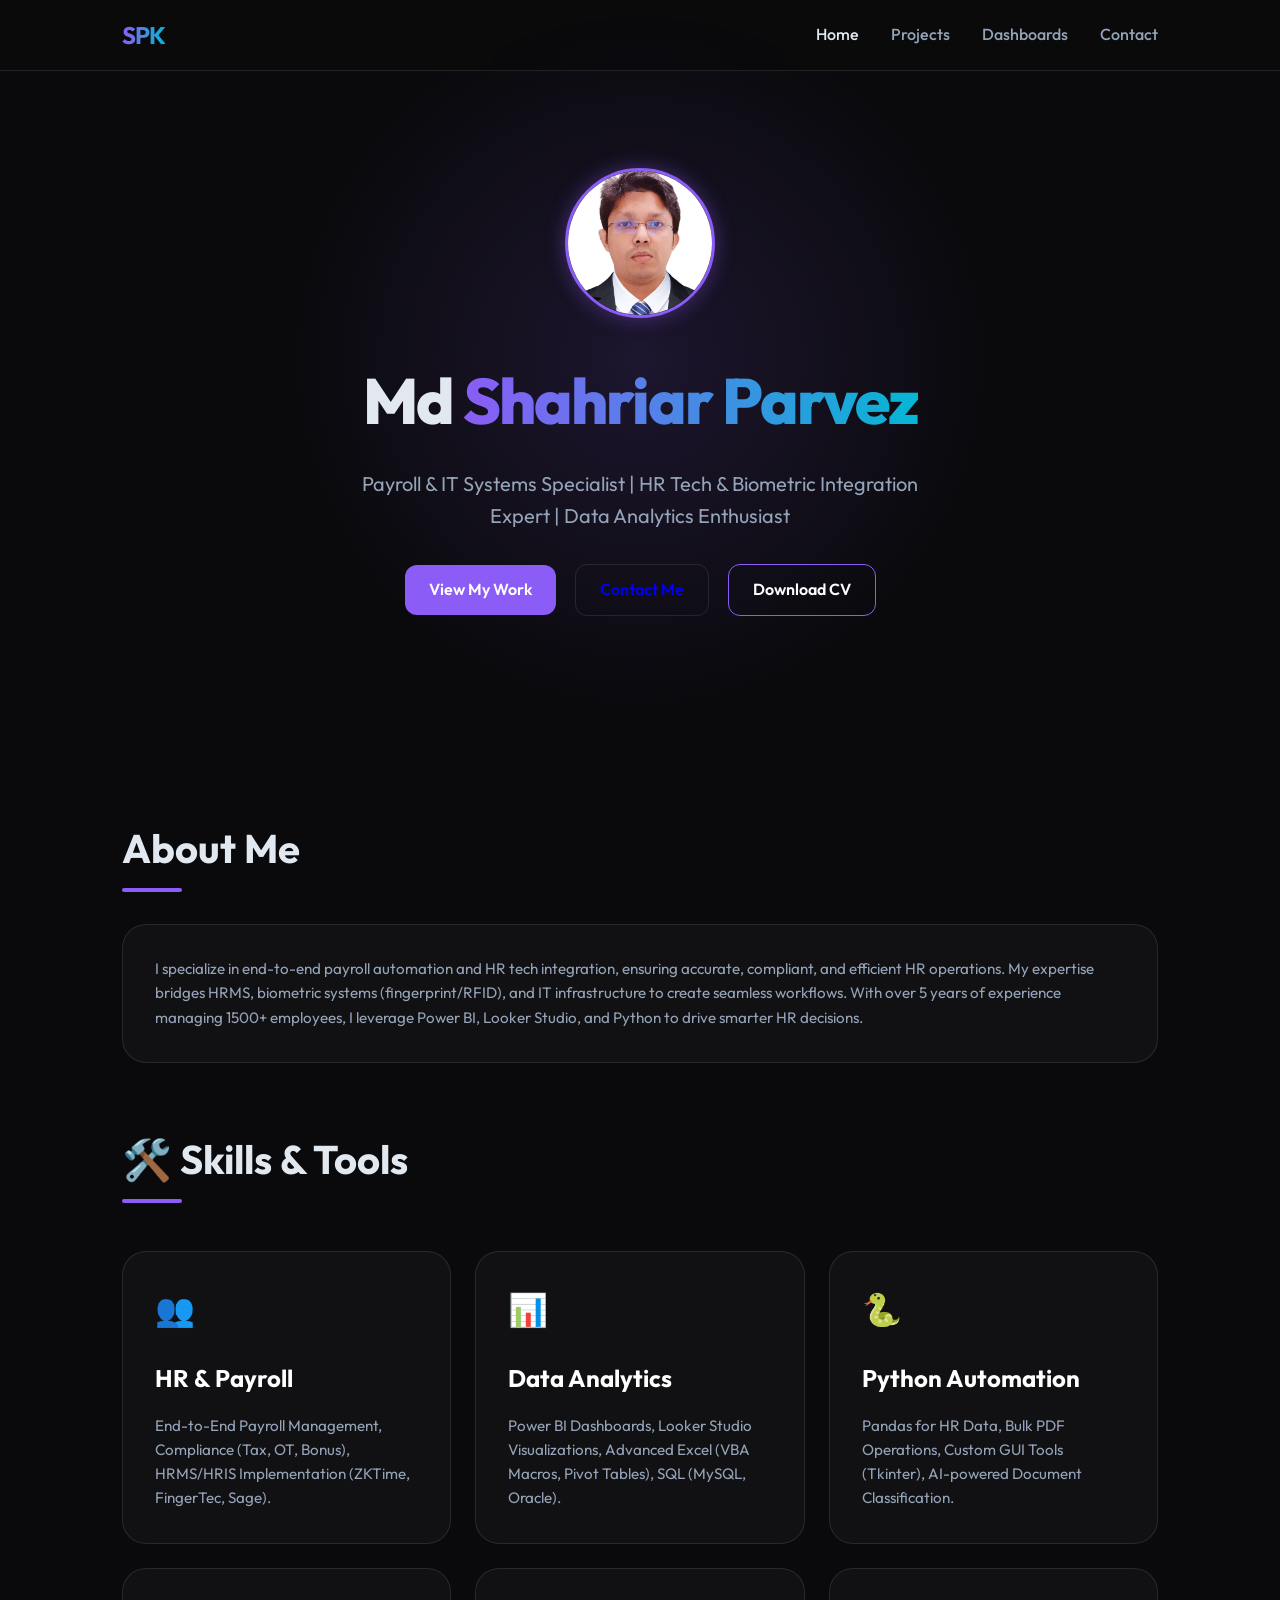
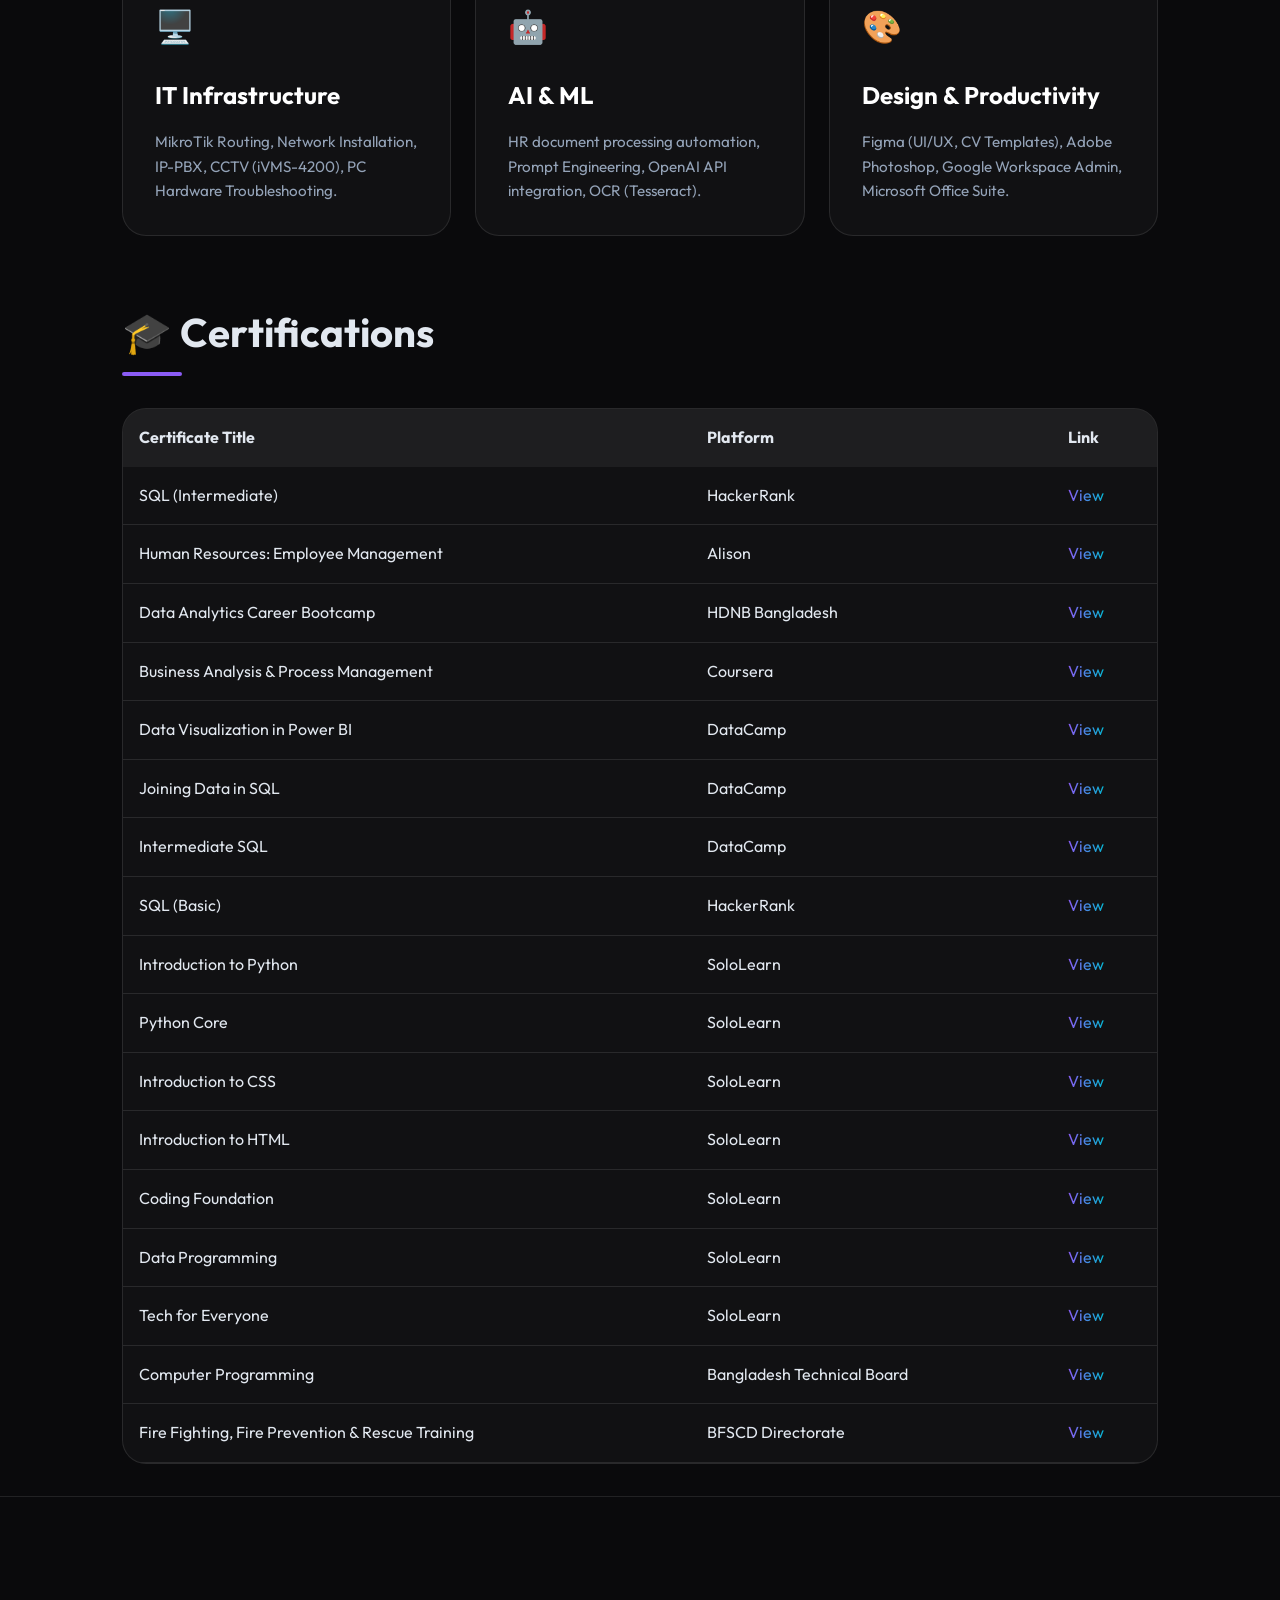
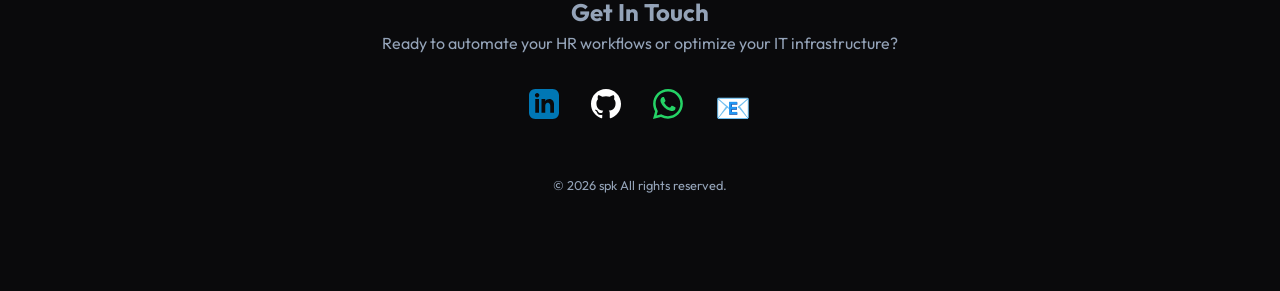
<file: index.html>
<!DOCTYPE html>
<html lang="en">

<head>
	<meta charset="UTF-8">
	<meta name="viewport" content="width=device-width, initial-scale=1.0">
	<meta name="description" content="Md Shahriar Parvez - Payroll & IT Systems Specialist, Data Analytics Enthusiast">
	<meta property="og:title" content="Md Shahriar Parvez | Portfolio">
	<meta property="og:description" content="Payroll & IT Systems Specialist | HR Tech & Biometric Integration Expert">
	<meta property="og:type" content="website">
	<title>Md Shahriar Parvez | Portfolio</title>
	<link rel="icon"
		href="data:image/svg+xml,<svg xmlns=%22http://www.w3.org/2000/svg%22 viewBox=%220 0 100 100%22><text y=%22.9em%22 font-size=%2290%22>👨‍💻</text></svg>">
	<link rel="stylesheet" href="css/style.css">
</head>

<body>

	<nav class="nav-bar">
		<div class="nav-container">
			<a href="index.html" class="nav-logo" style="text-decoration: none;">SPK</a>
			<div class="nav-links">
				<a href="index.html" class="active">Home</a>
				<a href="projects.html">Projects</a>
				<a href="dashboards.html">Dashboards</a>
				<a href="#contact">Contact</a>
			</div>
		</div>
	</nav>

	<header>
		<div class="hero-content">
			<img src="images/Shahriar_Parvez_copy.jpg" alt="Md Shahriar Parvez" class="hero-avatar">
			<h1 class="hero-title">Md <span class="hero-gradient">Shahriar Parvez</span></h1>
			<p class="hero-subtitle">Payroll & IT Systems Specialist | HR Tech & Biometric Integration Expert | Data
				Analytics Enthusiast</p>
			<div style="margin-top: 2rem;">
				<a href="projects.html" class="btn btn-primary">View My Work</a>
				<a href="#contact" class="btn" style="border: 1px solid var(--card-border); margin-left: 1rem;">Contact
					Me</a>
				<a href="https://drive.google.com/file/d/12o5L3CcCLFKRrwL2atgnh9p8v0feyivP/view?usp=drive_link"
					target="_blank" class="btn btn-primary"
					style="margin-left: 1rem; background: transparent; border: 1px solid var(--accent-primary);">Download
					CV</a>
			</div>
		</div>
	</header>

	<main class="container">

		<section id="about" class="section">
			<div class="section-head">
				<h2>About Me</h2>
				<div class="line-accent"></div>
			</div>
			<div class="card">
				<p>I specialize in end-to-end payroll automation and HR tech integration, ensuring accurate, compliant,
					and efficient HR operations. My expertise bridges HRMS, biometric systems (fingerprint/RFID), and IT
					infrastructure to create seamless workflows. With over 5 years of experience managing 1500+
					employees, I leverage Power BI, Looker Studio, and Python to drive smarter HR decisions.</p>
			</div>
		</section>

		<section id="skills" class="section">
			<div class="section-head">
				<h2>🛠️ Skills & Tools</h2>
				<div class="line-accent"></div>
			</div>
			<div class="grid">
				<div class="card">
					<span class="card-icon">👥</span>
					<h3>HR & Payroll</h3>
					<p>End-to-End Payroll Management, Compliance (Tax, OT, Bonus), HRMS/HRIS Implementation (ZKTime,
						FingerTec, Sage).</p>
				</div>
				<div class="card">
					<span class="card-icon">📊</span>
					<h3>Data Analytics</h3>
					<p>Power BI Dashboards, Looker Studio Visualizations, Advanced Excel (VBA Macros, Pivot Tables), SQL
						(MySQL, Oracle).</p>
				</div>
				<div class="card">
					<span class="card-icon">🐍</span>
					<h3>Python Automation</h3>
					<p>Pandas for HR Data, Bulk PDF Operations, Custom GUI Tools (Tkinter), AI-powered Document
						Classification.</p>
				</div>
				<div class="card">
					<span class="card-icon">🖥️</span>
					<h3>IT Infrastructure</h3>
					<p>MikroTik Routing, Network Installation, IP-PBX, CCTV (iVMS-4200), PC Hardware Troubleshooting.
					</p>
				</div>
				<div class="card">
					<span class="card-icon">🤖</span>
					<h3>AI & ML</h3>
					<p>HR document processing automation, Prompt Engineering, OpenAI API integration, OCR (Tesseract).
					</p>
				</div>
				<div class="card">
					<span class="card-icon">🎨</span>
					<h3>Design & Productivity</h3>
					<p>Figma (UI/UX, CV Templates), Adobe Photoshop, Google Workspace Admin, Microsoft Office Suite.</p>
				</div>
			</div>
		</section>

		<section id="certifications" class="section">
			<div class="section-head">
				<h2>🎓 Certifications</h2>
				<div class="line-accent"></div>
			</div>
			<div class="card" style="padding: 0; overflow: hidden;">
				<table style="width: 100%; border-collapse: collapse; text-align: left;">
					<thead>
						<tr style="background: rgba(255,255,255,0.05);">
							<th style="padding: 1rem;">Certificate Title</th>
							<th style="padding: 1rem;">Platform</th>
							<th style="padding: 1rem;">Link</th>
						</tr>
					</thead>
					<tbody>
						<tr style="border-bottom: 1px solid var(--card-border);">
							<td style="padding: 1rem;">SQL (Intermediate)</td>
							<td style="padding: 1rem;">HackerRank</td>
							<td style="padding: 1rem;"><a
									href="https://www.hackerrank.com/certificates/iframe/046268cba78b"
									class="hero-gradient" target="_blank">View</a></td>
						</tr>
						<tr style="border-bottom: 1px solid var(--card-border);">
							<td style="padding: 1rem;">Human Resources: Employee Management</td>
							<td style="padding: 1rem;">Alison</td>
							<td style="padding: 1rem;"><a href="https://alison.com/certification/check/20285805e4"
									class="hero-gradient" target="_blank">View</a></td>
						</tr>
						<tr style="border-bottom: 1px solid var(--card-border);">
							<td style="padding: 1rem;">Data Analytics Career Bootcamp</td>
							<td style="padding: 1rem;">HDNB Bangladesh</td>
							<td style="padding: 1rem;"><a
									href="https://drive.google.com/file/d/1YyvjKGEiQLlI6vKKkpBTJTzkKYuwlBfc/view"
									class="hero-gradient" target="_blank">View</a></td>
						</tr>
						<tr style="border-bottom: 1px solid var(--card-border);">
							<td style="padding: 1rem;">Business Analysis & Process Management</td>
							<td style="padding: 1rem;">Coursera</td>
							<td style="padding: 1rem;"><a
									href="https://www.coursera.org/account/accomplishments/verify/G1SAEX9N2MJ7"
									class="hero-gradient" target="_blank">View</a></td>
						</tr>
						<tr style="border-bottom: 1px solid var(--card-border);">
							<td style="padding: 1rem;">Data Visualization in Power BI</td>
							<td style="padding: 1rem;">DataCamp</td>
							<td style="padding: 1rem;"><a
									href="https://www.datacamp.com/completed/statement-of-accomplishment/course/be6e57ead6d9d956089add40d7527175aac867af"
									class="hero-gradient" target="_blank">View</a></td>
						</tr>
						<tr style="border-bottom: 1px solid var(--card-border);">
							<td style="padding: 1rem;">Joining Data in SQL</td>
							<td style="padding: 1rem;">DataCamp</td>
							<td style="padding: 1rem;"><a
									href="https://www.datacamp.com/statement-of-accomplishment/course/bad5c23e07276af21782924b1814ae661f075c0b?raw=1"
									class="hero-gradient" target="_blank">View</a></td>
						</tr>
						<tr style="border-bottom: 1px solid var(--card-border);">
							<td style="padding: 1rem;">Intermediate SQL</td>
							<td style="padding: 1rem;">DataCamp</td>
							<td style="padding: 1rem;"><a
									href="https://www.datacamp.com/statement-of-accomplishment/course/88edad6ad56d0a2a6f1a34029992c8adb095cd6e?raw=1"
									class="hero-gradient" target="_blank">View</a></td>
						</tr>
						<tr style="border-bottom: 1px solid var(--card-border);">
							<td style="padding: 1rem;">SQL (Basic)</td>
							<td style="padding: 1rem;">HackerRank</td>
							<td style="padding: 1rem;"><a
									href="https://www.hackerrank.com/certificates/iframe/1b6f3b868ef1"
									class="hero-gradient" target="_blank">View</a></td>
						</tr>
						<tr style="border-bottom: 1px solid var(--card-border);">
							<td style="padding: 1rem;">Introduction to Python</td>
							<td style="padding: 1rem;">SoloLearn</td>
							<td style="padding: 1rem;"><a href="https://www.sololearn.com/certificates/CC-KOVCWCMH"
									class="hero-gradient" target="_blank">View</a></td>
						</tr>
						<tr style="border-bottom: 1px solid var(--card-border);">
							<td style="padding: 1rem;">Python Core</td>
							<td style="padding: 1rem;">SoloLearn</td>
							<td style="padding: 1rem;"><a href="https://www.sololearn.com/en/certificates/CC-V5XAHMUR"
									class="hero-gradient" target="_blank">View</a></td>
						</tr>
						<tr style="border-bottom: 1px solid var(--card-border);">
							<td style="padding: 1rem;">Introduction to CSS</td>
							<td style="padding: 1rem;">SoloLearn</td>
							<td style="padding: 1rem;"><a href="https://www.sololearn.com/certificates/CC-BHHSE41F"
									class="hero-gradient" target="_blank">View</a></td>
						</tr>
						<tr style="border-bottom: 1px solid var(--card-border);">
							<td style="padding: 1rem;">Introduction to HTML</td>
							<td style="padding: 1rem;">SoloLearn</td>
							<td style="padding: 1rem;"><a href="https://www.sololearn.com/en/certificates/CC-MYACQSOV"
									class="hero-gradient" target="_blank">View</a></td>
						</tr>
						<tr style="border-bottom: 1px solid var(--card-border);">
							<td style="padding: 1rem;">Coding Foundation</td>
							<td style="padding: 1rem;">SoloLearn</td>
							<td style="padding: 1rem;"><a href="https://www.sololearn.com/en/certificates/CC-IEEZFUCK"
									class="hero-gradient" target="_blank">View</a></td>
						</tr>
						<tr style="border-bottom: 1px solid var(--card-border);">
							<td style="padding: 1rem;">Data Programming</td>
							<td style="padding: 1rem;">SoloLearn</td>
							<td style="padding: 1rem;"><a href="https://www.sololearn.com/en/certificates/CC-BQ1GYIJH"
									class="hero-gradient" target="_blank">View</a></td>
						</tr>
						<tr style="border-bottom: 1px solid var(--card-border);">
							<td style="padding: 1rem;">Tech for Everyone</td>
							<td style="padding: 1rem;">SoloLearn</td>
							<td style="padding: 1rem;"><a href="https://www.sololearn.com/en/certificates/CC-SVEPQTYH"
									class="hero-gradient" target="_blank">View</a></td>
						</tr>
						<tr style="border-bottom: 1px solid var(--card-border);">
							<td style="padding: 1rem;">Computer Programming</td>
							<td style="padding: 1rem;">Bangladesh Technical Board</td>
							<td style="padding: 1rem;"><a
									href="https://drive.google.com/file/d/1OTWWidx_vy1XRx5oNlDMRiCXHxYo0gF1/view?usp=sharing"
									class="hero-gradient" target="_blank">View</a></td>
						</tr>
						<tr style="border-bottom: 1px solid var(--card-border);">
							<td style="padding: 1rem;">Fire Fighting, Fire Prevention & Rescue Training</td>
							<td style="padding: 1rem;">BFSCD Directorate</td>
							<td style="padding: 1rem;"><a
									href="https://drive.google.com/file/d/14zh39gDfCgMZhBuL2Lv15HD_l3dR-wXb/view?usp=sharing"
									class="hero-gradient" target="_blank">View</a></td>
						</tr>
					</tbody>
				</table>
			</div>
		</section>

	</main>

	<footer id="contact">
		<div class="container">
			<h2>Get In Touch</h2>
			<p>Ready to automate your HR workflows or optimize your IT infrastructure?</p>
			<div style="margin-top: 2rem; display: flex; justify-content: center; gap: 2rem; flex-wrap: wrap; align-items: center;">
				<a href="https://linkedin.com/in/parvez144" target="_blank" class="social-linkedin">
					<svg xmlns="http://www.w3.org/2000/svg" width="30" height="30" viewBox="0 0 24 24" fill="currentColor"><path d="M19 0h-14c-2.761 0-5 2.239-5 5v14c0 2.761 2.239 5 5 5h14c2.762 0 5-2.239 5-5v-14c0-2.761-2.238-5-5-5zm-11 19h-3v-11h3v11zm-1.5-12.268c-.966 0-1.75-.79-1.75-1.764s.784-1.764 1.75-1.764 1.75.79 1.75 1.764-.783 1.764-1.75 1.764zm13.5 12.268h-3v-5.604c0-3.368-4-3.113-4 0v5.604h-3v-11h3v1.765c1.396-2.586 7-2.777 7 2.476v6.759z"/></svg>
				</a>
				<a href="https://github.com/parvez144" target="_blank" class="social-github">
					<svg xmlns="http://www.w3.org/2000/svg" width="30" height="30" viewBox="0 0 24 24" fill="currentColor"><path d="M12 0c-6.626 0-12 5.373-12 12 0 5.302 3.438 9.8 8.207 11.387.599.111.793-.261.793-.577v-2.234c-3.338.726-4.033-1.416-4.033-1.416-.546-1.387-1.333-1.756-1.333-1.756-1.089-.745.083-.729.083-.729 1.205.084 1.839 1.237 1.839 1.237 1.07 1.834 2.807 1.304 3.492.997.107-.775.418-1.305.762-1.604-2.665-.305-5.467-1.334-5.467-5.931 0-1.311.469-2.381 1.236-3.221-.124-.303-.535-1.524.117-3.176 0 0 1.008-.322 3.301 1.23.957-.266 1.983-.399 3.003-.404 1.02.005 2.047.138 3.006.404 2.291-1.552 3.297-1.23 3.297-1.23.653 1.653.242 2.874.118 3.176.77.84 1.235 1.911 1.235 3.221 0 4.609-2.807 5.624-5.479 5.921.43.372.823 1.102.823 2.222v3.293c0 .319.192.694.801.576 4.765-1.589 8.199-6.086 8.199-11.386 0-6.627-5.373-12-12-12z"/></svg>
				</a>
				<a href="https://wa.me/8801571745811" target="_blank" class="social-whatsapp">
					<svg xmlns="http://www.w3.org/2000/svg" width="30" height="30" viewBox="0 0 16 16" fill="currentColor"><path d="M13.601 2.326A7.854 7.854 0 0 0 7.994 0C3.627 0 .068 3.558.064 7.926c0 1.399.366 2.76 1.057 3.965L0 16l4.204-1.102a7.933 7.933 0 0 0 3.79.965h.004c4.368 0 7.926-3.558 7.93-7.93A7.898 7.898 0 0 0 13.6 2.326zM7.994 14.521a6.573 6.573 0 0 1-3.356-.92l-.24-.144-2.494.654.666-2.433-.156-.251a6.56 6.56 0 0 1-1.007-3.505c0-3.626 2.957-6.584 6.591-6.584a6.56 6.56 0 0 1 4.66 1.931 6.557 6.557 0 0 1 1.928 4.66c-.004 3.639-2.961 6.592-6.592 6.592zm3.615-4.934c-.197-.099-1.17-.578-1.353-.646-.182-.065-.315-.099-.445.099-.133.197-.513.646-.627.775-.114.133-.232.148-.43.05-.197-.1-.836-.308-1.592-.985-.59-.525-.985-1.175-1.103-1.372-.114-.198-.011-.304.088-.403.087-.088.197-.232.296-.346.1-.114.133-.198.198-.33.065-.134.034-.248-.015-.347-.05-.099-.445-1.076-.612-1.47-.16-.389-.323-.335-.445-.34-.114-.007-.247-.007-.38-.007a.729.729 0 0 0-.529.247c-.182.198-.691.677-.691 1.654 0 .977.71 1.916.81 2.049.098.133 1.394 2.132 3.383 2.992.47.205.84.326 1.129.418.475.152.904.129 1.246.08.38-.058 1.171-.48 1.338-.943.164-.464.164-.86.114-.943-.049-.084-.182-.133-.38-.232z"/></svg>
				</a>
				<a href="mailto:sparvez.ipa@gmail.com" style="display: flex; align-items: center; text-decoration: none;">
					<span style="font-size: 1.8rem; line-height: 1;">📧</span>
				</a>
			</div>
			<p style="margin-top: 3rem; font-size: 0.8rem;">&copy; 2026 spk All rights reserved.</p>
		</div>
	</footer>

</body>

</html>
</file>
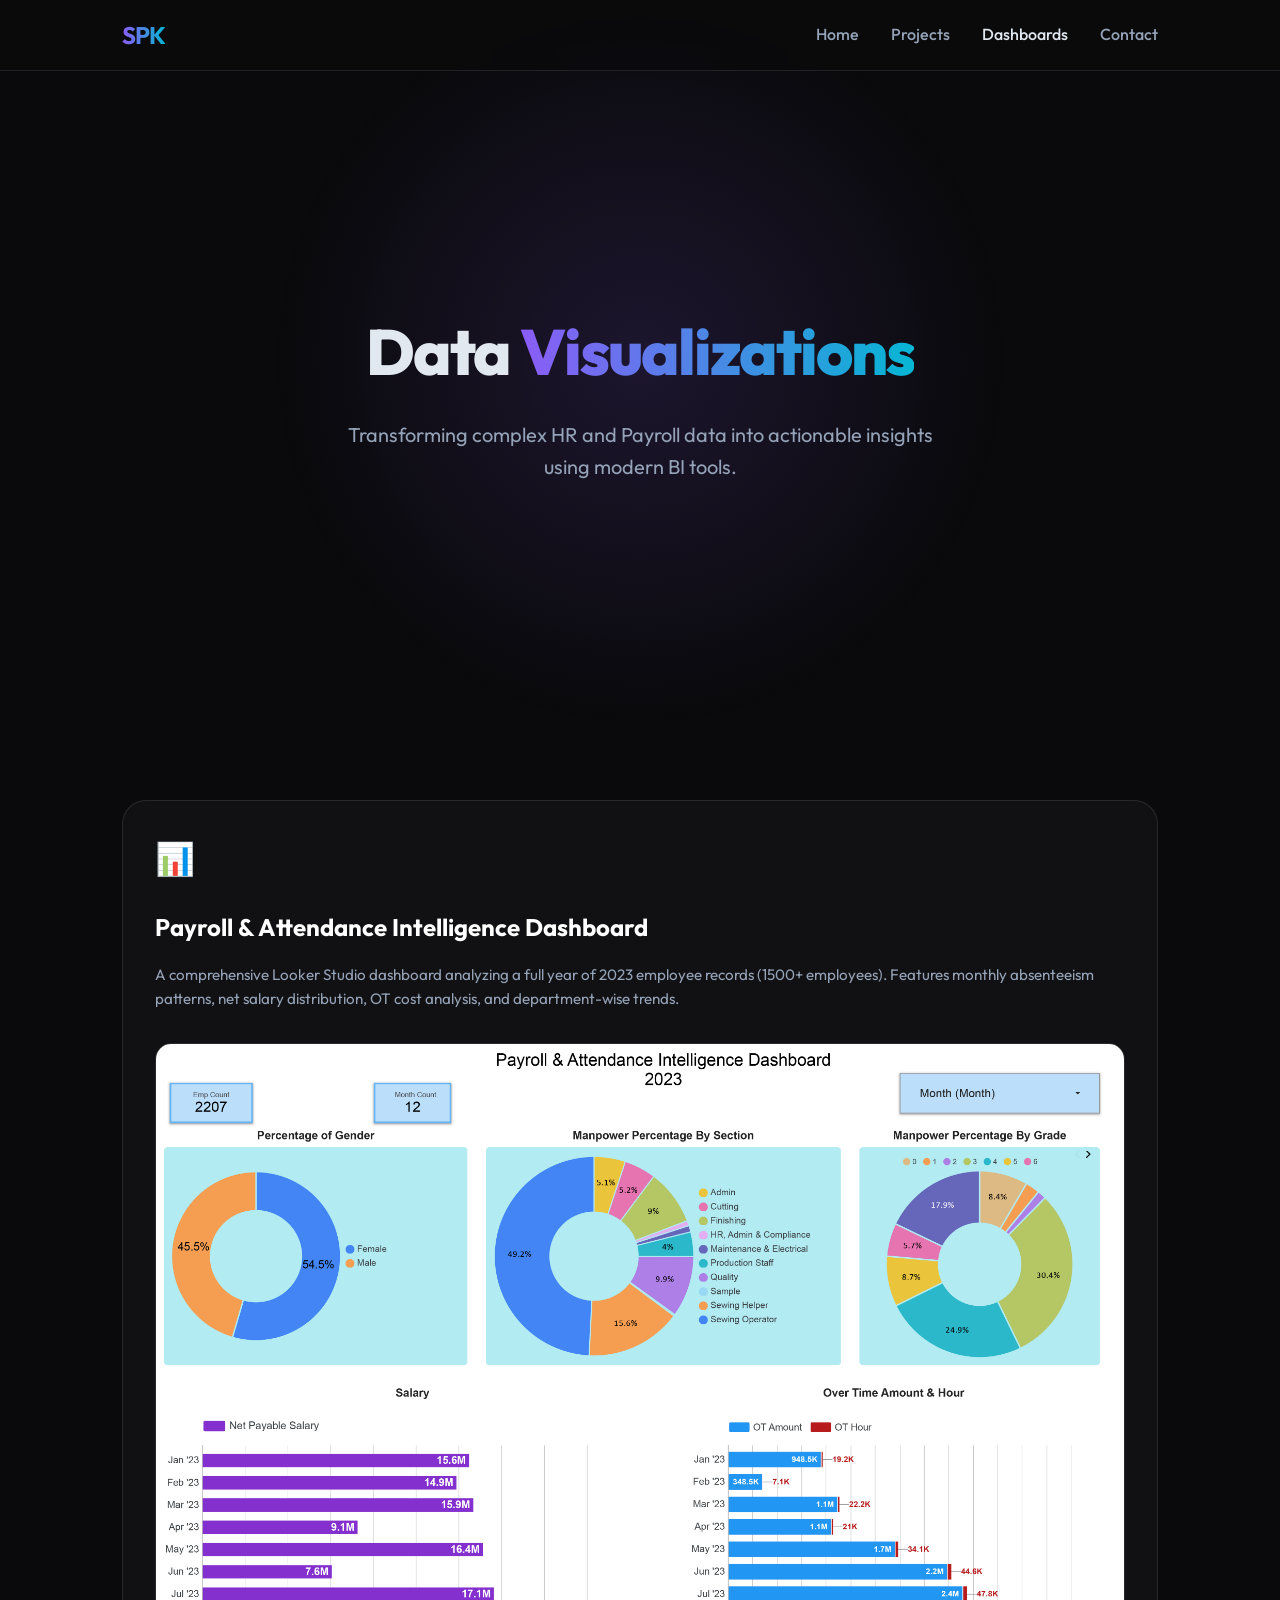
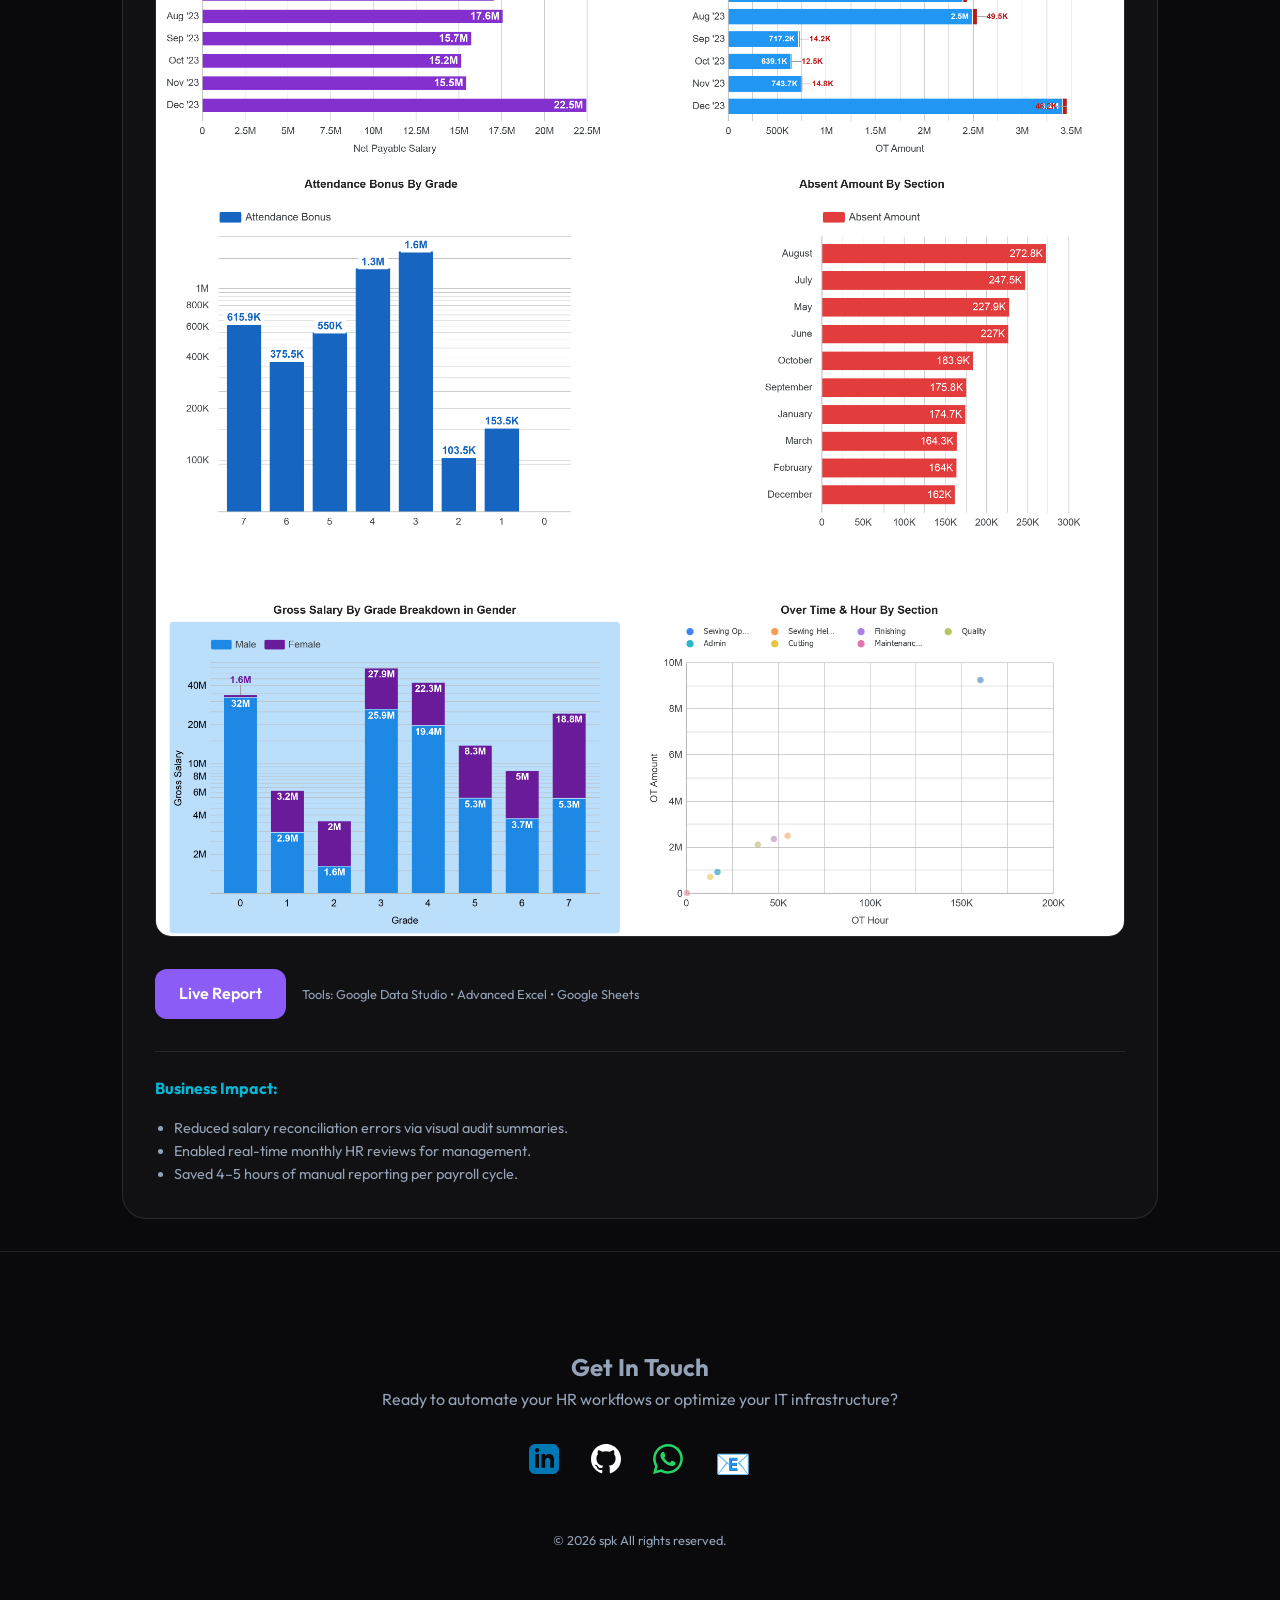
<file: dashboards.html>
<!DOCTYPE html>
<html lang="en">
<head>
    <meta charset="UTF-8">
    <meta name="viewport" content="width=device-width, initial-scale=1.0">
    <meta name="description" content="Dashboards & Data Visualizations by Md Shahriar Parvez">
    <meta property="og:title" content="Dashboards | Md Shahriar Parvez">
    <meta property="og:description" content="Transforming complex HR and Payroll data into actionable insights using modern BI tools.">
    <meta property="og:type" content="website">
    <title>Dashboards | Md Shahriar Parvez</title>
    <link rel="icon" href="data:image/svg+xml,<svg xmlns=%22http://www.w3.org/2000/svg%22 viewBox=%220 0 100 100%22><text y=%22.9em%22 font-size=%2290%22>👨‍💻</text></svg>">
    <link rel="stylesheet" href="css/style.css">
</head>
<body>

    <nav class="nav-bar">
        <div class="nav-container">
            <a href="index.html" class="nav-logo" style="text-decoration: none;">SPK</a>
            <div class="nav-links">
                <a href="index.html">Home</a>
                <a href="projects.html">Projects</a>
                <a href="dashboards.html" class="active">Dashboards</a>
                <a href="index.html#contact">Contact</a>
            </div>
        </div>
    </nav>

    <header style="height: 40vh;">
        <div class="hero-content">
            <h1 class="hero-title">Data <span class="hero-gradient">Visualizations</span></h1>
            <p class="hero-subtitle">Transforming complex HR and Payroll data into actionable insights using modern BI tools.</p>
        </div>
    </header>

    <main class="container">
        
        <div class="grid">
            
            <!-- Dashboard 1 -->
            <div class="card" style="grid-column: span 1 / -1;">
                <span class="card-icon">📊</span>
                <h3>Payroll & Attendance Intelligence Dashboard</h3>
                <p>A comprehensive Looker Studio dashboard analyzing a full year of 2023 employee records (1500+ employees). Features monthly absenteeism patterns, net salary distribution, OT cost analysis, and department-wise trends.</p>
                
                <div style="margin: 2rem 0; border-radius: 1rem; overflow: hidden; border: 1px solid var(--card-border);">
                    <img src="images/Payroll__Attendance_Intelligence_Dashboard_2023.jpg" alt="Payroll Dashboard" style="width: 100%; display: block;">
                </div>

                <div style="display: flex; gap: 1rem; align-items: center; flex-wrap: wrap;">
                    <a href="https://lookerstudio.google.com/reporting/b800aa45-6dda-4e7b-87ad-60382c30a0e1/page/2VkGE" target="_blank" class="btn btn-primary">Live Report</a>
                    <span style="font-size: 0.8rem; color: var(--text-muted);">Tools: Google Data Studio • Advanced Excel • Google Sheets</span>
                </div>

                <div style="margin-top: 2rem; border-top: 1px solid var(--card-border); padding-top: 1.5rem;">
                    <h4 style="margin-bottom: 1rem; color: var(--accent-secondary);">Business Impact:</h4>
                    <ul style="color: var(--text-muted); font-size: 0.9rem; padding-left: 1.2rem;">
                        <li>Reduced salary reconciliation errors via visual audit summaries.</li>
                        <li>Enabled real-time monthly HR reviews for management.</li>
                        <li>Saved 4–5 hours of manual reporting per payroll cycle.</li>
                    </ul>
                </div>
            </div>

            <!-- More dashboards can be added here -->

        </div>

    </main>

    <footer id="contact">
        <div class="container">
            <h2>Get In Touch</h2>
            <p>Ready to automate your HR workflows or optimize your IT infrastructure?</p>
            <div style="margin-top: 2rem; display: flex; justify-content: center; gap: 2rem; flex-wrap: wrap; align-items: center;">
                <a href="https://linkedin.com/in/parvez144" target="_blank" class="social-linkedin">
                    <svg xmlns="http://www.w3.org/2000/svg" width="30" height="30" viewBox="0 0 24 24" fill="currentColor"><path d="M19 0h-14c-2.761 0-5 2.239-5 5v14c0 2.761 2.239 5 5 5h14c2.762 0 5-2.239 5-5v-14c0-2.761-2.238-5-5-5zm-11 19h-3v-11h3v11zm-1.5-12.268c-.966 0-1.75-.79-1.75-1.764s.784-1.764 1.75-1.764 1.75.79 1.75 1.764-.783 1.764-1.75 1.764zm13.5 12.268h-3v-5.604c0-3.368-4-3.113-4 0v5.604h-3v-11h3v1.765c1.396-2.586 7-2.777 7 2.476v6.759z"/></svg>
                </a>
                <a href="https://github.com/parvez144" target="_blank" class="social-github">
                    <svg xmlns="http://www.w3.org/2000/svg" width="30" height="30" viewBox="0 0 24 24" fill="currentColor"><path d="M12 0c-6.626 0-12 5.373-12 12 0 5.302 3.438 9.8 8.207 11.387.599.111.793-.261.793-.577v-2.234c-3.338.726-4.033-1.416-4.033-1.416-.546-1.387-1.333-1.756-1.333-1.756-1.089-.745.083-.729.083-.729 1.205.084 1.839 1.237 1.839 1.237 1.07 1.834 2.807 1.304 3.492.997.107-.775.418-1.305.762-1.604-2.665-.305-5.467-1.334-5.467-5.931 0-1.311.469-2.381 1.236-3.221-.124-.303-.535-1.524.117-3.176 0 0 1.008-.322 3.301 1.23.957-.266 1.983-.399 3.003-.404 1.02.005 2.047.138 3.006.404 2.291-1.552 3.297-1.23 3.297-1.23.653 1.653.242 2.874.118 3.176.77.84 1.235 1.911 1.235 3.221 0 4.609-2.807 5.624-5.479 5.921.43.372.823 1.102.823 2.222v3.293c0 .319.192.694.801.576 4.765-1.589 8.199-6.086 8.199-11.386 0-6.627-5.373-12-12-12z"/></svg>
                </a>
                <a href="https://wa.me/8801571745811" target="_blank" class="social-whatsapp">
                    <svg xmlns="http://www.w3.org/2000/svg" width="30" height="30" viewBox="0 0 16 16" fill="currentColor"><path d="M13.601 2.326A7.854 7.854 0 0 0 7.994 0C3.627 0 .068 3.558.064 7.926c0 1.399.366 2.76 1.057 3.965L0 16l4.204-1.102a7.933 7.933 0 0 0 3.79.965h.004c4.368 0 7.926-3.558 7.93-7.93A7.898 7.898 0 0 0 13.6 2.326zM7.994 14.521a6.573 6.573 0 0 1-3.356-.92l-.24-.144-2.494.654.666-2.433-.156-.251a6.56 6.56 0 0 1-1.007-3.505c0-3.626 2.957-6.584 6.591-6.584a6.56 6.56 0 0 1 4.66 1.931 6.557 6.557 0 0 1 1.928 4.66c-.004 3.639-2.961 6.592-6.592 6.592zm3.615-4.934c-.197-.099-1.17-.578-1.353-.646-.182-.065-.315-.099-.445.099-.133.197-.513.646-.627.775-.114.133-.232.148-.43.05-.197-.1-.836-.308-1.592-.985-.59-.525-.985-1.175-1.103-1.372-.114-.198-.011-.304.088-.403.087-.088.197-.232.296-.346.1-.114.133-.198.198-.33.065-.134.034-.248-.015-.347-.05-.099-.445-1.076-.612-1.47-.16-.389-.323-.335-.445-.34-.114-.007-.247-.007-.38-.007a.729.729 0 0 0-.529.247c-.182.198-.691.677-.691 1.654 0 .977.71 1.916.81 2.049.098.133 1.394 2.132 3.383 2.992.47.205.84.326 1.129.418.475.152.904.129 1.246.08.38-.058 1.171-.48 1.338-.943.164-.464.164-.86.114-.943-.049-.084-.182-.133-.38-.232z"/></svg>
                </a>
                <a href="mailto:sparvez.ipa@gmail.com" style="display: flex; align-items: center; text-decoration: none;">
                    <span style="font-size: 1.8rem; line-height: 1;">📧</span>
                </a>
            </div>
            <p style="margin-top: 3rem; font-size: 0.8rem;">&copy; 2026 spk All rights reserved.</p>
        </div>
    </footer>

</body>
</html>
</file>
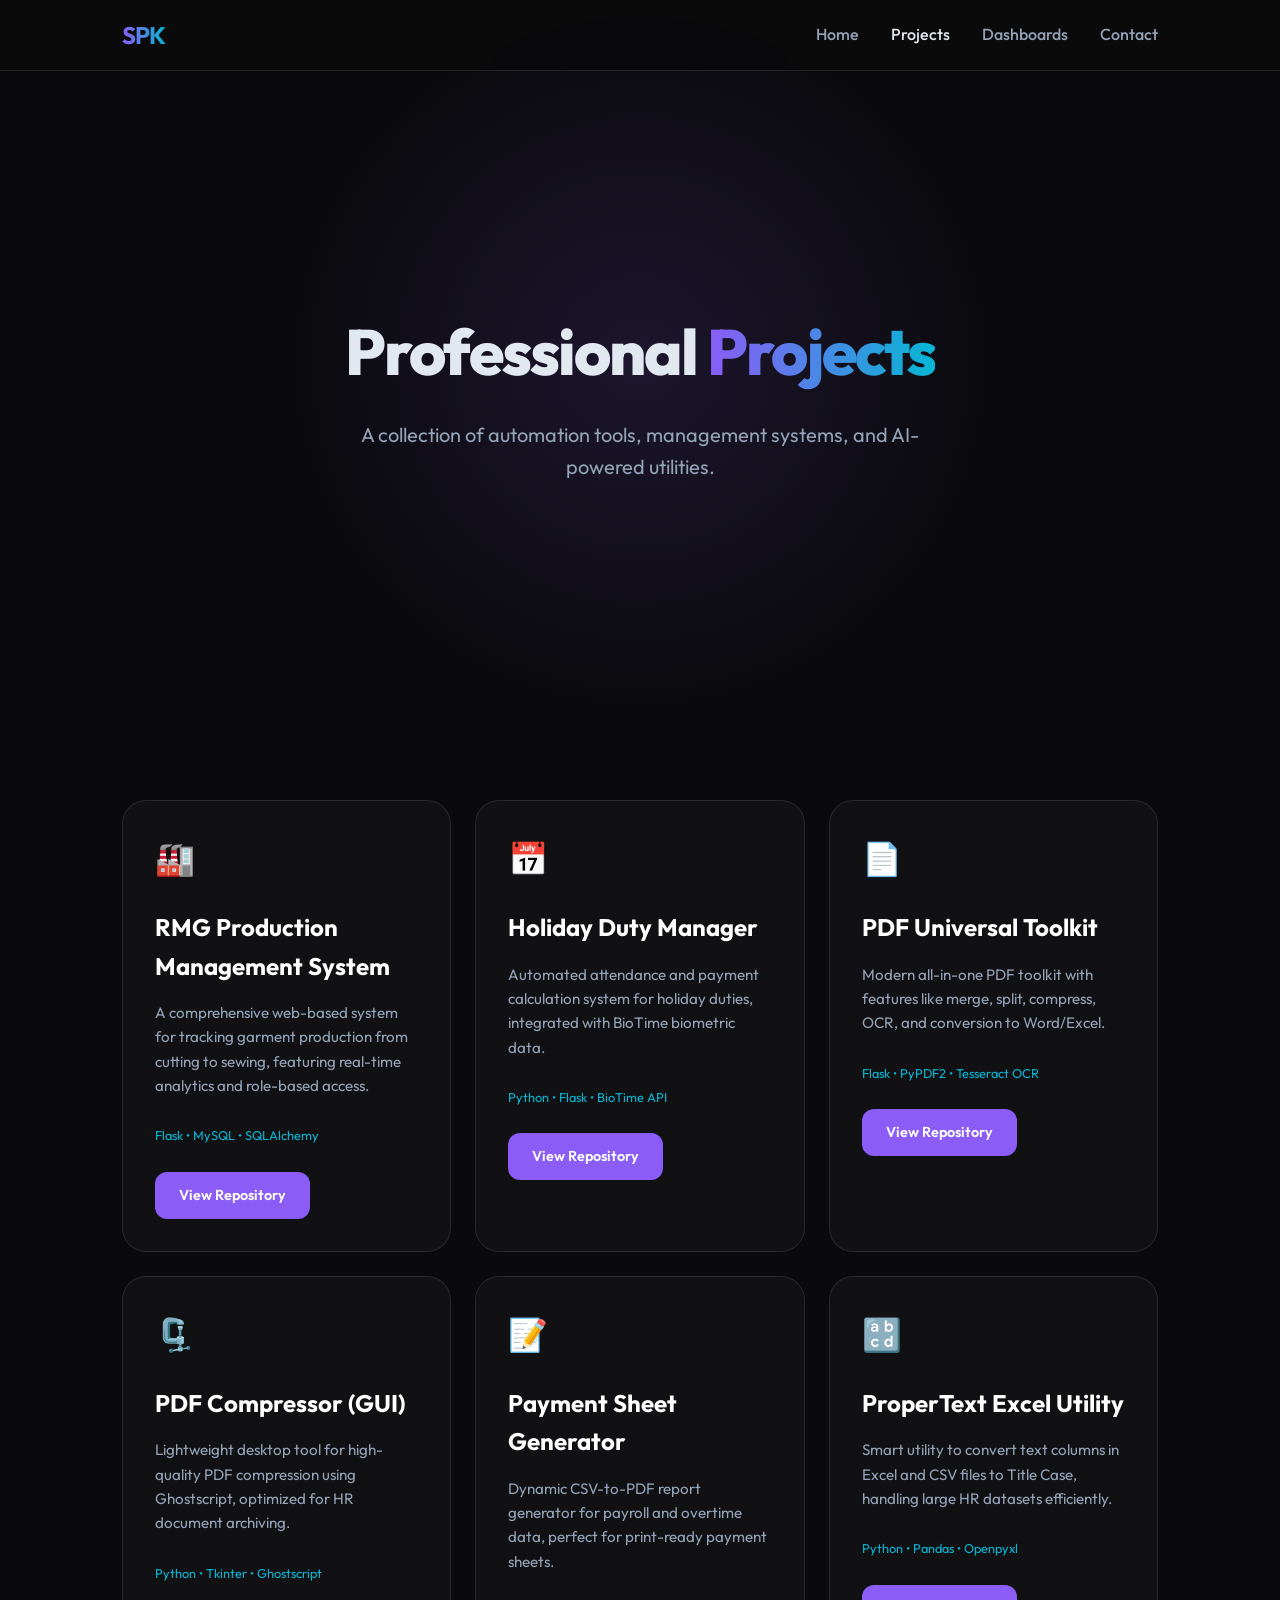
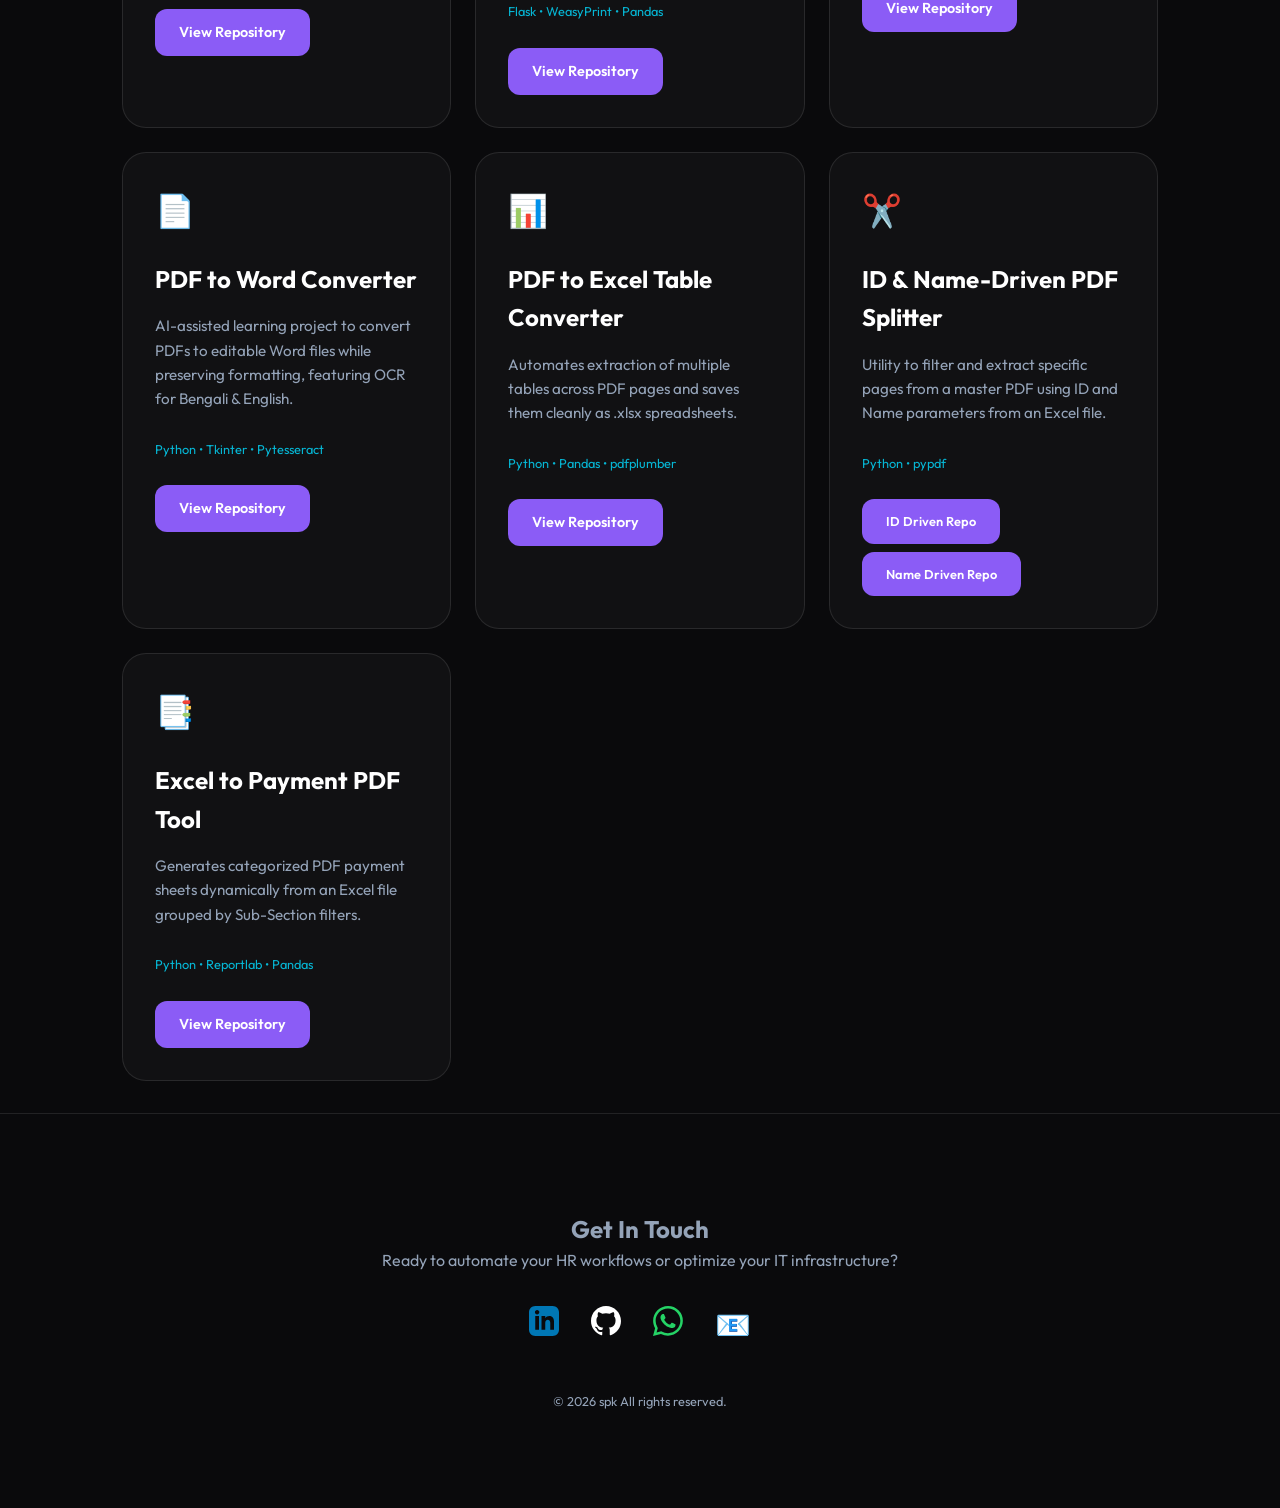
<file: projects.html>
<!DOCTYPE html>
<html lang="en">
<head>
    <meta charset="UTF-8">
    <meta name="viewport" content="width=device-width, initial-scale=1.0">
    <meta name="description" content="Projects by Md Shahriar Parvez - Portfolio">
    <meta property="og:title" content="Projects | Md Shahriar Parvez">
    <meta property="og:description" content="A collection of automation tools, management systems, and AI-powered utilities.">
    <meta property="og:type" content="website">
    <title>Projects | Md Shahriar Parvez</title>
    <link rel="icon" href="data:image/svg+xml,<svg xmlns=%22http://www.w3.org/2000/svg%22 viewBox=%220 0 100 100%22><text y=%22.9em%22 font-size=%2290%22>👨‍💻</text></svg>">
    <link rel="stylesheet" href="css/style.css">
</head>
<body>

    <nav class="nav-bar">
        <div class="nav-container">
            <a href="index.html" class="nav-logo" style="text-decoration: none;">SPK</a>
            <div class="nav-links">
                <a href="index.html">Home</a>
                <a href="projects.html" class="active">Projects</a>
                <a href="dashboards.html">Dashboards</a>
                <a href="index.html#contact">Contact</a>
            </div>
        </div>
    </nav>

    <header style="height: 40vh;">
        <div class="hero-content">
            <h1 class="hero-title">Professional <span class="hero-gradient">Projects</span></h1>
            <p class="hero-subtitle">A collection of automation tools, management systems, and AI-powered utilities.</p>
        </div>
    </header>

    <main class="container">
        
        <div class="grid">
            
            <!-- Project 1 -->
            <div class="card">
                <span class="card-icon">🏭</span>
                <h3>RMG Production Management System</h3>
                <p>A comprehensive web-based system for tracking garment production from cutting to sewing, featuring real-time analytics and role-based access.</p>
                <div style="margin-top: 1.5rem;">
                    <span style="font-size: 0.8rem; color: var(--accent-secondary);">Flask • MySQL • SQLAlchemy</span>
                </div>
                <a href="https://github.com/parvez144/RMG_Production_Management_System" class="btn btn-primary" style="margin-top: 1.5rem; font-size: 0.9rem;">View Repository</a>
            </div>

            <!-- Project 2 -->
            <div class="card">
                <span class="card-icon">📅</span>
                <h3>Holiday Duty Manager</h3>
                <p>Automated attendance and payment calculation system for holiday duties, integrated with BioTime biometric data.</p>
                <div style="margin-top: 1.5rem;">
                    <span style="font-size: 0.8rem; color: var(--accent-secondary);">Python • Flask • BioTime API</span>
                </div>
                <a href="https://github.com/parvez144/holiday-duty-manager" class="btn btn-primary" style="margin-top: 1.5rem; font-size: 0.9rem;">View Repository</a>
            </div>

            <!-- Project 3 -->
            <div class="card">
                <span class="card-icon">📄</span>
                <h3>PDF Universal Toolkit</h3>
                <p>Modern all-in-one PDF toolkit with features like merge, split, compress, OCR, and conversion to Word/Excel.</p>
                <div style="margin-top: 1.5rem;">
                    <span style="font-size: 0.8rem; color: var(--accent-secondary);">Flask • PyPDF2 • Tesseract OCR</span>
                </div>
                <a href="https://github.com/parvez144/IPA-PDF-Universal" class="btn btn-primary" style="margin-top: 1.5rem; font-size: 0.9rem;">View Repository</a>
            </div>

            <!-- Project 4 -->
            <div class="card">
                <span class="card-icon">🗜️</span>
                <h3>PDF Compressor (GUI)</h3>
                <p>Lightweight desktop tool for high-quality PDF compression using Ghostscript, optimized for HR document archiving.</p>
                <div style="margin-top: 1.5rem;">
                    <span style="font-size: 0.8rem; color: var(--accent-secondary);">Python • Tkinter • Ghostscript</span>
                </div>
                <a href="https://github.com/parvez144/PDF-Compressor" class="btn btn-primary" style="margin-top: 1.5rem; font-size: 0.9rem;">View Repository</a>
            </div>

            <!-- Project 5 -->
            <div class="card">
                <span class="card-icon">📝</span>
                <h3>Payment Sheet Generator</h3>
                <p>Dynamic CSV-to-PDF report generator for payroll and overtime data, perfect for print-ready payment sheets.</p>
                <div style="margin-top: 1.5rem;">
                    <span style="font-size: 0.8rem; color: var(--accent-secondary);">Flask • WeasyPrint • Pandas</span>
                </div>
                <a href="https://github.com/parvez144/Payment-Sheet-Generator-Flask-WeasyPrint-" class="btn btn-primary" style="margin-top: 1.5rem; font-size: 0.9rem;">View Repository</a>
            </div>

            <!-- Project 6 -->
            <div class="card">
                <span class="card-icon">🔡</span>
                <h3>ProperText Excel Utility</h3>
                <p>Smart utility to convert text columns in Excel and CSV files to Title Case, handling large HR datasets efficiently.</p>
                <div style="margin-top: 1.5rem;">
                    <span style="font-size: 0.8rem; color: var(--accent-secondary);">Python • Pandas • Openpyxl</span>
                </div>
                <a href="https://github.com/parvez144/ProperText" class="btn btn-primary" style="margin-top: 1.5rem; font-size: 0.9rem;" target="_blank">View Repository</a>
            </div>

            <!-- Project 7 -->
            <div class="card">
                <span class="card-icon">📄</span>
                <h3>PDF to Word Converter</h3>
                <p>AI-assisted learning project to convert PDFs to editable Word files while preserving formatting, featuring OCR for Bengali & English.</p>
                <div style="margin-top: 1.5rem;">
                    <span style="font-size: 0.8rem; color: var(--accent-secondary);">Python • Tkinter • Pytesseract</span>
                </div>
                <a href="https://github.com/parvez144/pdf-to-word-converter" class="btn btn-primary" style="margin-top: 1.5rem; font-size: 0.9rem;" target="_blank">View Repository</a>
            </div>

            <!-- Project 8 -->
            <div class="card">
                <span class="card-icon">📊</span>
                <h3>PDF to Excel Table Converter</h3>
                <p>Automates extraction of multiple tables across PDF pages and saves them cleanly as .xlsx spreadsheets.</p>
                <div style="margin-top: 1.5rem;">
                    <span style="font-size: 0.8rem; color: var(--accent-secondary);">Python • Pandas • pdfplumber</span>
                </div>
                <a href="https://github.com/parvez144/PDF-to-Excel-Table-Converter" class="btn btn-primary" style="margin-top: 1.5rem; font-size: 0.9rem;" target="_blank">View Repository</a>
            </div>

            <!-- Project 9 -->
            <div class="card">
                <span class="card-icon">✂️</span>
                <h3>ID & Name-Driven PDF Splitter</h3>
                <p>Utility to filter and extract specific pages from a master PDF using ID and Name parameters from an Excel file.</p>
                <div style="margin-top: 1.5rem;">
                    <span style="font-size: 0.8rem; color: var(--accent-secondary);">Python • pypdf</span>
                </div>
                <div style="margin-top: 1.5rem; display: flex; gap: 0.5rem; flex-wrap: wrap;">
                    <a href="https://github.com/parvez144/ID-Driven-PDF-Splitter" class="btn btn-primary" style="font-size: 0.8rem;" target="_blank">ID Driven Repo</a>
                    <a href="https://github.com/parvez144/Name-Driven-PDF-Splitter" class="btn btn-primary" style="font-size: 0.8rem;" target="_blank">Name Driven Repo</a>
                </div>
            </div>

            <!-- Project 10 -->
            <div class="card">
                <span class="card-icon">📑</span>
                <h3>Excel to Payment PDF Tool</h3>
                <p>Generates categorized PDF payment sheets dynamically from an Excel file grouped by Sub-Section filters.</p>
                <div style="margin-top: 1.5rem;">
                    <span style="font-size: 0.8rem; color: var(--accent-secondary);">Python • Reportlab • Pandas</span>
                </div>
                <a href="https://github.com/parvez144/Excel_To_Payment_PDF_with_reportlab" class="btn btn-primary" style="margin-top: 1.5rem; font-size: 0.9rem;" target="_blank">View Repository</a>
            </div>

        </div>

    </main>

    <footer id="contact">
        <div class="container">
            <h2>Get In Touch</h2>
            <p>Ready to automate your HR workflows or optimize your IT infrastructure?</p>
            <div style="margin-top: 2rem; display: flex; justify-content: center; gap: 2rem; flex-wrap: wrap; align-items: center;">
                <a href="https://linkedin.com/in/parvez144" target="_blank" class="social-linkedin">
                    <svg xmlns="http://www.w3.org/2000/svg" width="30" height="30" viewBox="0 0 24 24" fill="currentColor"><path d="M19 0h-14c-2.761 0-5 2.239-5 5v14c0 2.761 2.239 5 5 5h14c2.762 0 5-2.239 5-5v-14c0-2.761-2.238-5-5-5zm-11 19h-3v-11h3v11zm-1.5-12.268c-.966 0-1.75-.79-1.75-1.764s.784-1.764 1.75-1.764 1.75.79 1.75 1.764-.783 1.764-1.75 1.764zm13.5 12.268h-3v-5.604c0-3.368-4-3.113-4 0v5.604h-3v-11h3v1.765c1.396-2.586 7-2.777 7 2.476v6.759z"/></svg>
                </a>
                <a href="https://github.com/parvez144" target="_blank" class="social-github">
                    <svg xmlns="http://www.w3.org/2000/svg" width="30" height="30" viewBox="0 0 24 24" fill="currentColor"><path d="M12 0c-6.626 0-12 5.373-12 12 0 5.302 3.438 9.8 8.207 11.387.599.111.793-.261.793-.577v-2.234c-3.338.726-4.033-1.416-4.033-1.416-.546-1.387-1.333-1.756-1.333-1.756-1.089-.745.083-.729.083-.729 1.205.084 1.839 1.237 1.839 1.237 1.07 1.834 2.807 1.304 3.492.997.107-.775.418-1.305.762-1.604-2.665-.305-5.467-1.334-5.467-5.931 0-1.311.469-2.381 1.236-3.221-.124-.303-.535-1.524.117-3.176 0 0 1.008-.322 3.301 1.23.957-.266 1.983-.399 3.003-.404 1.02.005 2.047.138 3.006.404 2.291-1.552 3.297-1.23 3.297-1.23.653 1.653.242 2.874.118 3.176.77.84 1.235 1.911 1.235 3.221 0 4.609-2.807 5.624-5.479 5.921.43.372.823 1.102.823 2.222v3.293c0 .319.192.694.801.576 4.765-1.589 8.199-6.086 8.199-11.386 0-6.627-5.373-12-12-12z"/></svg>
                </a>
                <a href="https://wa.me/8801571745811" target="_blank" class="social-whatsapp">
                    <svg xmlns="http://www.w3.org/2000/svg" width="30" height="30" viewBox="0 0 16 16" fill="currentColor"><path d="M13.601 2.326A7.854 7.854 0 0 0 7.994 0C3.627 0 .068 3.558.064 7.926c0 1.399.366 2.76 1.057 3.965L0 16l4.204-1.102a7.933 7.933 0 0 0 3.79.965h.004c4.368 0 7.926-3.558 7.93-7.93A7.898 7.898 0 0 0 13.6 2.326zM7.994 14.521a6.573 6.573 0 0 1-3.356-.92l-.24-.144-2.494.654.666-2.433-.156-.251a6.56 6.56 0 0 1-1.007-3.505c0-3.626 2.957-6.584 6.591-6.584a6.56 6.56 0 0 1 4.66 1.931 6.557 6.557 0 0 1 1.928 4.66c-.004 3.639-2.961 6.592-6.592 6.592zm3.615-4.934c-.197-.099-1.17-.578-1.353-.646-.182-.065-.315-.099-.445.099-.133.197-.513.646-.627.775-.114.133-.232.148-.43.05-.197-.1-.836-.308-1.592-.985-.59-.525-.985-1.175-1.103-1.372-.114-.198-.011-.304.088-.403.087-.088.197-.232.296-.346.1-.114.133-.198.198-.33.065-.134.034-.248-.015-.347-.05-.099-.445-1.076-.612-1.47-.16-.389-.323-.335-.445-.34-.114-.007-.247-.007-.38-.007a.729.729 0 0 0-.529.247c-.182.198-.691.677-.691 1.654 0 .977.71 1.916.81 2.049.098.133 1.394 2.132 3.383 2.992.47.205.84.326 1.129.418.475.152.904.129 1.246.08.38-.058 1.171-.48 1.338-.943.164-.464.164-.86.114-.943-.049-.084-.182-.133-.38-.232z"/></svg>
                </a>
                <a href="mailto:sparvez.ipa@gmail.com" style="display: flex; align-items: center; text-decoration: none;">
                    <span style="font-size: 1.8rem; line-height: 1;">📧</span>
                </a>
            </div>
            <p style="margin-top: 3rem; font-size: 0.8rem;">&copy; 2026 spk All rights reserved.</p>
        </div>
    </footer>

</body>
</html>
</file>
<file: css/style.css>
@import url('https://fonts.googleapis.com/css2?family=Outfit:wght@300;400;500;600;700&display=swap');

* {
    margin: 0;
    padding: 0;
    box-sizing: border-box;
}

html {
    scroll-behavior: smooth;
}

:root {
    --bg-color: #0a0a0c;
    --card-bg: rgba(255, 255, 255, 0.03);
    --card-border: rgba(255, 255, 255, 0.1);
    --accent-primary: #8b5cf6;
    --accent-secondary: #06b6d4;
    --text-main: #e2e8f0;
    --text-muted: #94a3b8;
    --nav-bg: rgba(10, 10, 12, 0.8);
    --font-outfit: 'Outfit', sans-serif;
    --transition: all 0.3s cubic-bezier(0.4, 0, 0.2, 1);
}

* {
    margin: 0;
    padding: 0;
    box-sizing: border-box;
}

@keyframes pageLoadFadeIn {
    0% { opacity: 0; }
    100% { opacity: 1; }
}

body {
    background-color: var(--bg-color);
    color: var(--text-main);
    font-family: var(--font-outfit);
    line-height: 1.6;
    overflow-x: hidden;
    animation: pageLoadFadeIn 0.8s ease-out forwards;
}

/* --- Layout Components --- */

.container {
    max-width: 1100px;
    margin: 0 auto;
    padding: 2rem;
}

header {
    width: 100%;
    min-height: 80vh;
    display: flex;
    flex-direction: column;
    justify-content: center;
    align-items: center;
    text-align: center;
    background: radial-gradient(circle at 50% 50%, rgba(139, 92, 246, 0.15) 0%, transparent 50%);
    position: relative;
    padding: 8rem 2rem 4rem 2rem;
}

.nav-bar {
    position: fixed;
    top: 0;
    left: 0;
    width: 100%;
    z-index: 1000;
    background: var(--nav-bg);
    backdrop-filter: blur(12px);
    border-bottom: 1px solid var(--card-border);
    padding: 1rem 0;
}

.nav-container {
    max-width: 1100px;
    margin: 0 auto;
    display: flex;
    justify-content: space-between;
    align-items: center;
    padding: 0 2rem;
}

.nav-logo {
    font-weight: 700;
    font-size: 1.5rem;
    letter-spacing: -1px;
    background: linear-gradient(to right, var(--accent-primary), var(--accent-secondary));
    -webkit-background-clip: text;
    -webkit-text-fill-color: transparent;
}

.nav-links {
    display: flex;
    gap: 2rem;
}

.nav-links a {
    color: var(--text-muted);
    text-decoration: none;
    font-weight: 500;
    transition: var(--transition);
}

.nav-links a:hover, .nav-links a.active {
    color: var(--text-main);
}

/* --- Hero Section --- */

.hero-avatar {
    width: 150px;
    height: 150px;
    border-radius: 50%;
    object-fit: cover;
    margin-bottom: 1.5rem;
    border: 3px solid var(--accent-primary);
    box-shadow: 0 0 20px rgba(139, 92, 246, 0.4);
    transition: var(--transition);
}

.hero-avatar:hover {
    transform: scale(1.05);
    box-shadow: 0 0 30px rgba(139, 92, 246, 0.6);
}

.hero-title {
    font-size: 4rem;
    font-weight: 800;
    margin-bottom: 1rem;
    letter-spacing: -2px;
}

.hero-gradient {
    background: linear-gradient(to right, var(--accent-primary), var(--accent-secondary));
    -webkit-background-clip: text;
    -webkit-text-fill-color: transparent;
}

.hero-subtitle {
    font-size: 1.25rem;
    color: var(--text-muted);
    max-width: 600px;
}

/* --- Cards & Grid --- */

.grid {
    display: grid;
    grid-template-columns: repeat(auto-fit, minmax(300px, 1fr));
    gap: 1.5rem;
    margin-top: 3rem;
}

.card {
    background: var(--card-bg);
    border: 1px solid var(--card-border);
    padding: 2rem;
    border-radius: 1.5rem;
    transition: var(--transition);
    position: relative;
    overflow: hidden;
}

.card:hover {
    transform: translateY(-10px);
    border-color: rgba(139, 92, 246, 0.4);
    box-shadow: 0 10px 40px -10px rgba(139, 92, 246, 0.2);
}

.card h3 {
    font-size: 1.5rem;
    margin-bottom: 1rem;
    color: #fff;
}

.card p {
    color: var(--text-muted);
    font-size: 0.95rem;
}

.card-icon {
    font-size: 2rem;
    margin-bottom: 1.5rem;
    display: block;
}

/* --- Section Headers --- */

.section-head {
    margin-top: 4rem;
    margin-bottom: 2rem;
}

.section-head h2 {
    font-size: 2.5rem;
    font-weight: 700;
    margin-bottom: 0.5rem;
}

.line-accent {
    width: 60px;
    height: 4px;
    background: var(--accent-primary);
    border-radius: 2px;
}

/* --- Buttons --- */

.btn {
    display: inline-block;
    padding: 0.75rem 1.5rem;
    border-radius: 0.75rem;
    font-weight: 600;
    text-decoration: none;
    transition: var(--transition);
}

.btn-primary {
    background: var(--accent-primary);
    color: #fff;
}

.btn-primary:hover {
    transform: scale(1.05);
    background: #7c3aed;
}

/* --- Footer --- */

footer {
    border-top: 1px solid var(--card-border);
    padding: 4rem 0;
    text-align: center;
    color: var(--text-muted);
}

footer a {
    color: var(--text-muted);
    transition: var(--transition);
    display: inline-block;
}

footer a.social-linkedin {
    color: #0077b5;
}
footer a.social-github {
    color: #ffffff;
}
footer a.social-whatsapp {
    color: #25D366;
}

footer a:hover {
    transform: scale(1.15);
    filter: brightness(1.2);
}

/* --- Responsive --- */

@media (max-width: 768px) {
    .hero-title { font-size: 2.5rem; }
    .nav-container {
        flex-direction: column;
        gap: 0.5rem;
    }
    .nav-links {
        gap: 1rem;
        font-size: 0.9rem;
    }
}

/* Glassmorphism for specific Notion content if needed */
.notion-content {
    background: var(--card-bg);
    border: 1px solid var(--card-border);
    padding: 2rem;
    border-radius: 1.5rem;
}
</file>
